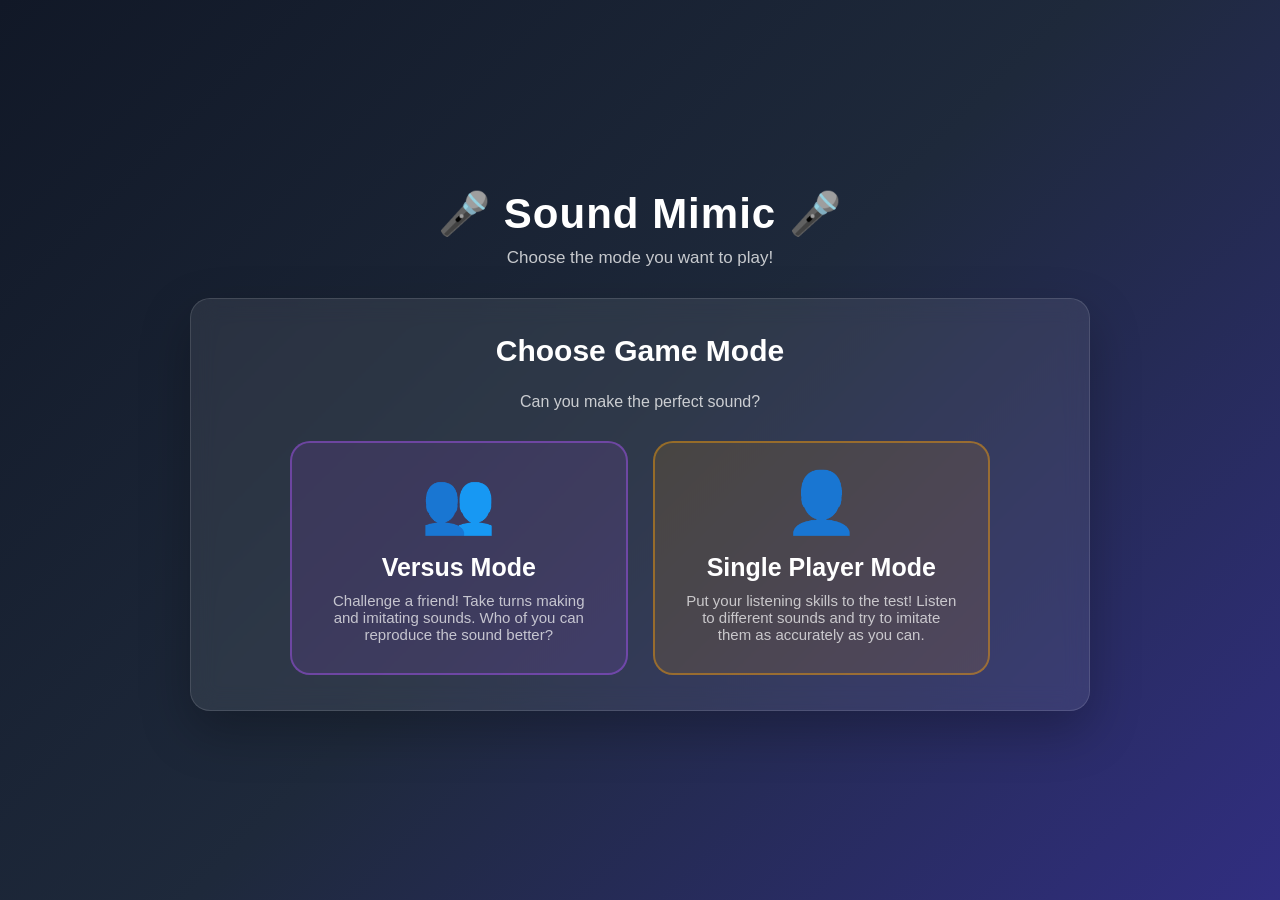
<file: index.html>
<!DOCTYPE html>
<html lang="el">

<head>
    <meta charset="UTF-8">
    <meta name="viewport" content="width=device-width, initial-scale=1.0">
    <title>🎤 Sound Mimic 🎤</title>

    <style>
     /* GENERAL */ 
        * {box-sizing: border-box;}

        body {margin: 0; padding: 20px; min-height: 100vh;
		      font-family: Arial, sans-serif;
              color: white; background: linear-gradient(135deg, #111827, #1e293b, #312e81);
			  display: flex; justify-content: center; align-items: center;}

        .game {width: 100%; max-width: 900px;}


     /* HEADER */
        header {text-align: center; margin-bottom: 30px;}

        h1 {margin: 0; font-size: 42px; letter-spacing: 1px;}

        .subtitle {margin-top: 10px; opacity: 0.75; font-size: 17px;}


        /* MAIN PANEL */
        .panel {background:rgba(255,255,255,0.08); border: 1px solid rgba(255,255,255,0.12); border-radius: 20px;
                padding: 35px; text-align: center; backdrop-filter: blur(12px); box-shadow: 0 20px 50px rgba(0,0,0,0.25);}

        .panel h2 { margin-top: 0; font-size: 30px;}

        .mode-description {opacity: 0.75; margin-bottom: 30px;}


     /* GAME MODE BUTTONS */
        .mode-buttons {display: grid; grid-template-columns: repeat(2, 1fr); gap: 25px;
                       max-width: 700px; margin: 0 auto;}

        .mode-button {min-height: 230px; margin: 0; padding: 30px;
                      color: white; border: 2px solid transparent; border-radius: 20px; cursor: pointer;
					  display: flex; flex-direction: column; align-items: center; justify-content: center; gap: 10px;
					  transition: transform 0.15s ease, border-color 0.15s ease, background 0.15s ease, box-shadow 0.15s ease;}

        .mode-button:hover {transform: translateY(-5px);}

        .mode-button:active {transform: translateY(0);}


    /* MODE ICON */
        .mode-icon {font-size: 60px; line-height: 1; margin-bottom: 10px;}


    /* MODE TITLE */
        .mode-title {font-size: 25px; font-weight: bold;}


   /* MODE DESCRIPTION */
        .mode-description-small {font-size: 15px; opacity: 0.7;}


   /* VERSUS MODE */
        .multiplayer-button {background:rgba(168,85,247,0.12); border-color:rgba(168,85,247,0.45);}

        .multiplayer-button:hover {background:rgba(168,85,247,0.20); border-color: #a855f7; 
		                           box-shadow:0 0 25px rgba(168,85,247,0.25);}



   /* SINGLE PLAYER MODE */
        .singleplayer-button {background:rgba(245,158,11,0.12); border-color:rgba(245,158,11,0.45);}

        .singleplayer-button:hover {background:rgba(245,158,11,0.20); border-color:#f59e0b;
		                            box-shadow:0 0 25px rgba(245,158,11,0.25);}



  /* ================================================
                   RESPONSIVE
     ================================================ */
        @media (max-width: 650px) 
		{

            h1 {font-size: 32px;}

            .panel {padding: 20px;}

            .mode-buttons {grid-template-columns: 1fr;}

            .mode-button {min-height: 180px;}

            .mode-icon {font-size: 50px;}
        }
    </style>
</head>

<body>
<div class="game">
   <!-- HEADER -->
    <header>
        <h1> 🎤 Sound Mimic 🎤 </h1>
        <div class="subtitle"> Choose the mode you want to play! </div>
    </header>



   <!-- GAME MODE SELECTION -->
    <div class="panel">
        <h2> Choose Game Mode </h2>

        <div class="mode-description"> Can you make the perfect sound? </div>

        <div class="mode-buttons">
           <!-- VERSUS MODE -->
            <button class="mode-button multiplayer-button" type="button" onclick="window.location.href='./Versus.html'">
                <div class="mode-icon"> 👥 </div>
                <div class="mode-title"> Versus Mode </div>
                <div class="mode-description-small"> 
				 Challenge a friend! Take turns making and imitating sounds. Who of you can reproduce the sound better?
				</div>
            </button>

           <!-- SINGLE PLAYER MODE -->
            <button class="mode-button singleplayer-button" type="button" onclick="window.location.href='SinglePlayer.html'">
                <div class="mode-icon"> 👤 </div>
                <div class="mode-title"> Single Player Mode </div>
                <div class="mode-description-small"> 
				 Put your listening skills to the test! Listen to different sounds and try to imitate them as accurately as you can.
				</div>
            </button>
        </div>
    </div>
</div>
</body>
</html>
</file>
